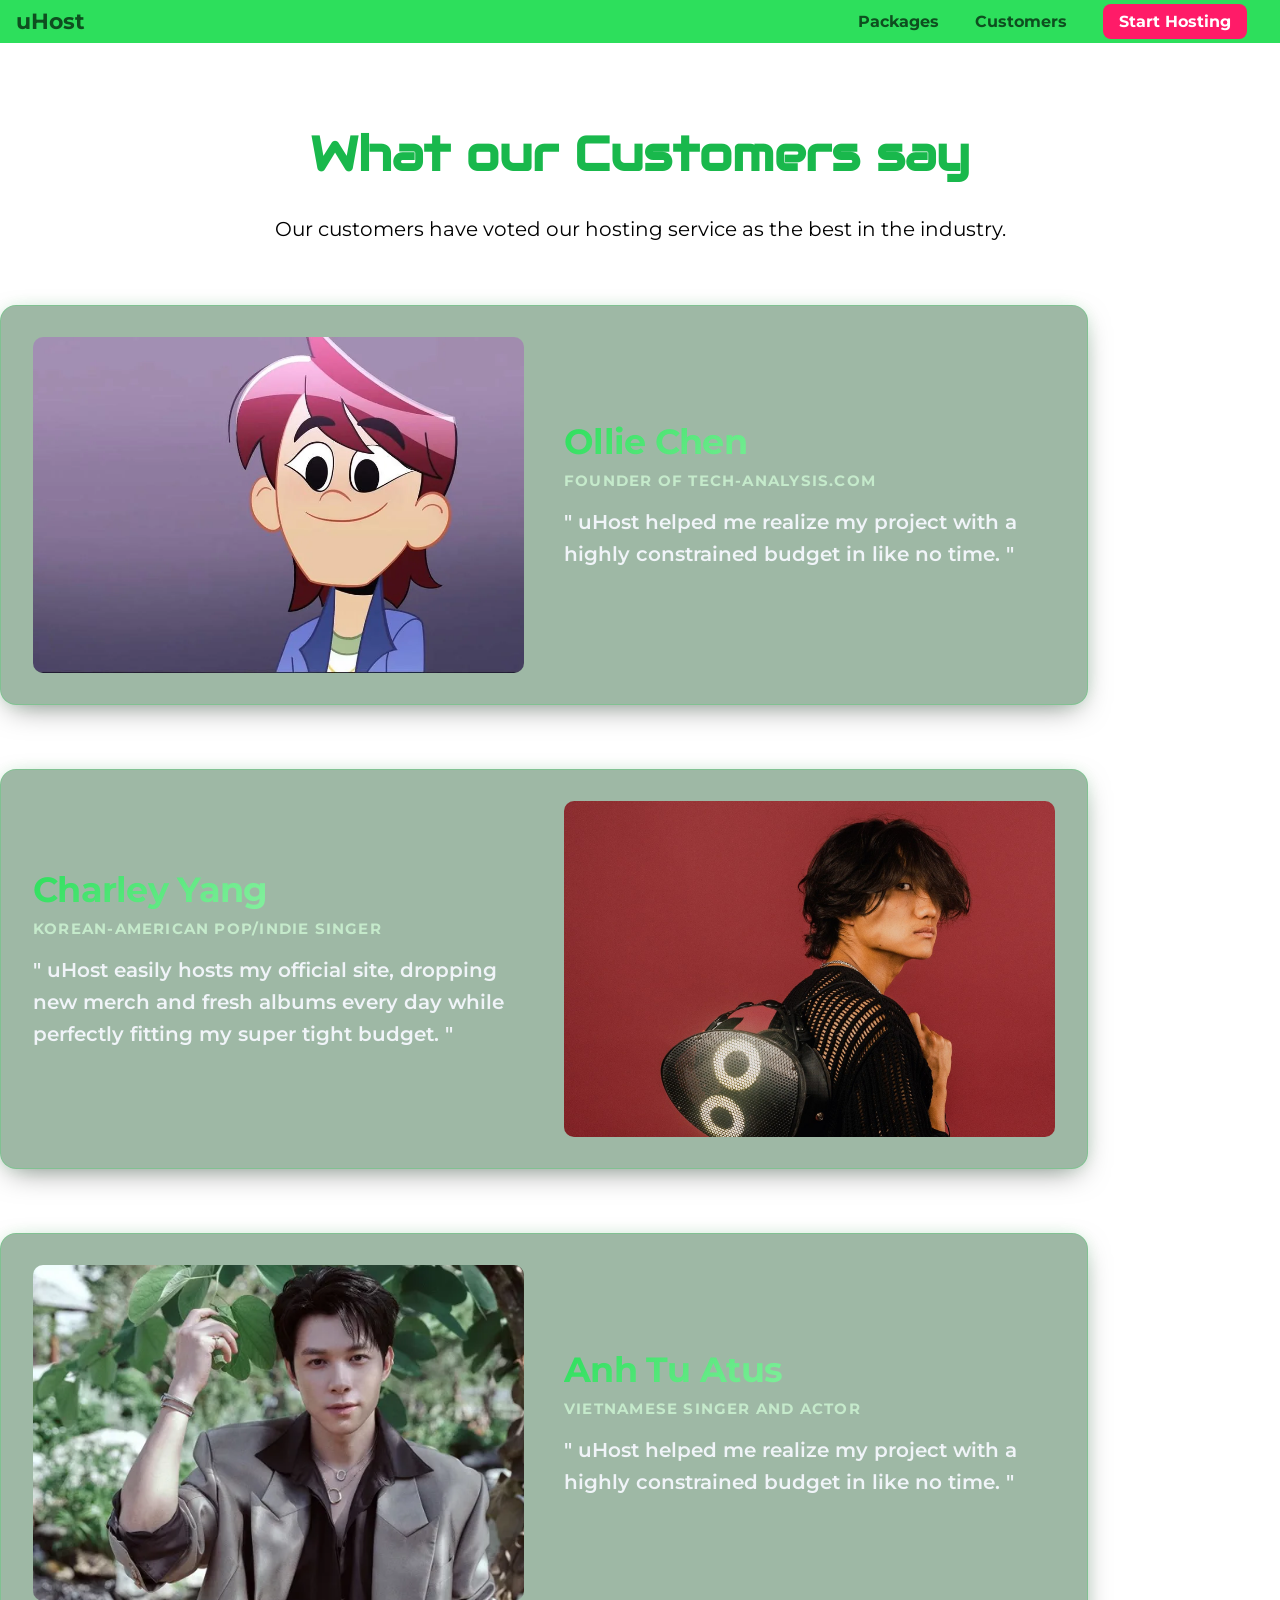
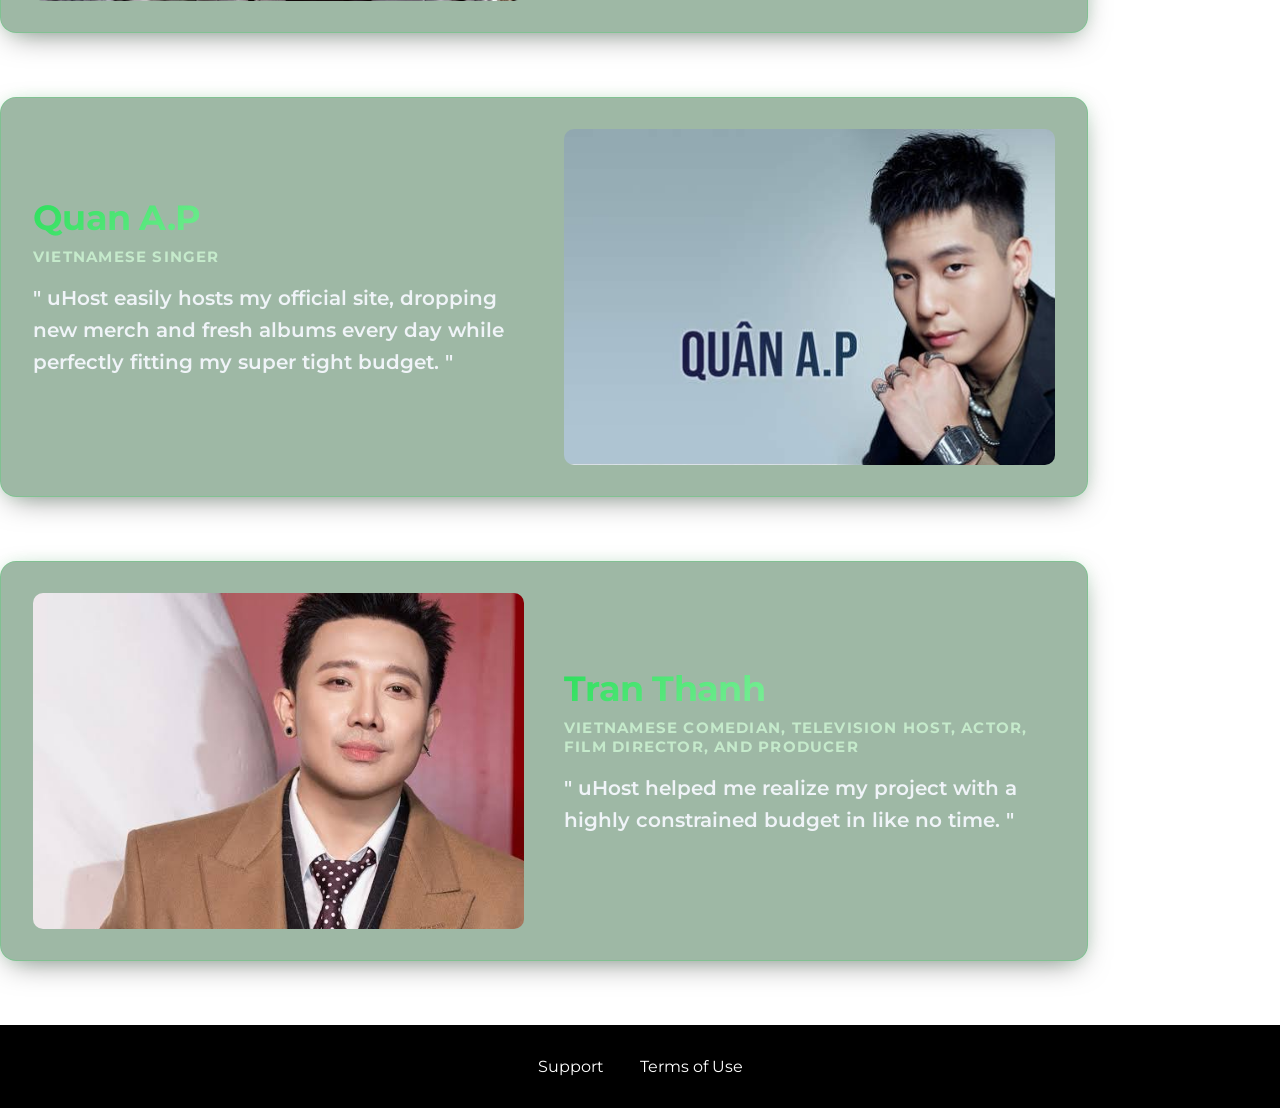
<file: Intro/customers/index.html>
<!DOCTYPE html>
<html lang="en">
<head>
    <meta charset="UTF-8">
    <meta name="viewport" content="width=device-width, initial-scale=1.0">
    <meta http-equiv="X-UA-Compatible" content="ie=edge">
    <title>uHost | Customers</title>
    <link rel="shortcut icon" href="../images/favicon.ico">
    <link href="https://fonts.googleapis.com/css?family=Anton|Montserrat:400,700" rel="stylesheet">
    <link rel="stylesheet" href="../shared.css">
    <link rel="stylesheet" href="customers.css">
</head>

<body>
    <header class="main-header">
        <div>
            <a href="../index.html" class="main-header__brand">uHost</a>
        </div>
        <nav class="main-nav">
            <ul class="main-nav__items">
                <li class="main-nav__item">
                    <a href="../packages/index.html">Packages</a>
                </li>
                <li class="main-nav__item active">
                    <a href="index.html">Customers</a>
                </li>
                <li class="main-nav__item main-nav__item--cta">
                    <a href="../start-hosting/index.html">Start Hosting</a>
                </li>
            </ul>
        </nav>
    </header>
    <main>
        <header class="header">
            <h1 class="header-title">What our Customers say</h1>
            <p class="header-description">Our customers have voted our hosting service as the best in the industry.</p>
        </header>
        <div>
            <div class="testimonial">
                <div class="testimonial__image-container">
                    <img src="../images/customer-1.jpg" alt="Ollie Chen - Customer" class="testimonial__image">
                </div>
                <div class="testimonial__info">
                    <h1 class="testimonial__name">Ollie Chen</h1>
                    <h2 class="testimonial__subtitle">Founder of <a href="https://tech-analysis.com" target="_blank">tech-analysis.com</a></h2>
                    <p class="testimonial__text">" uHost helped me realize my project with a highly constrained budget in like no time. "</p>
                </div>
            </div>
            <div class="testimonial">
                <div class="testimonial__info">
                    <h1 class="testimonial__name">Charley Yang</h1>
                    <h2 class="testimonial__subtitle">Korean-American Pop/Indie Singer</h2>
                    <p class="testimonial__text">" uHost easily hosts my official site, dropping new merch and fresh albums every day while perfectly fitting my super tight budget. "</p>
                </div>
                <div class="testimonial__image-container">
                    <img src="../images/customer-2.jpg" alt="Charley Yang - Customer" class="testimonial__image">
                </div>
            </div>
            <div class="testimonial">
                <div class="testimonial__image-container">
                    <img src="../images/customer-3.jpg" alt="Anh Tu Atus - Customer" class="testimonial__image">
                </div>
                <div class="testimonial__info">
                    <h1 class="testimonial__name">Anh Tu Atus</h1>
                    <h2 class="testimonial__subtitle">Vietnamese Singer and Actor</h2>
                    <p class="testimonial__text">" uHost helped me realize my project with a highly constrained budget in like no time. "</p>
                </div>
            </div>
            <div class="testimonial">
                <div class="testimonial__info">
                    <h1 class="testimonial__name">Quan A.P</h1>
                    <h2 class="testimonial__subtitle">Vietnamese Singer</h2>
                    <p class="testimonial__text">" uHost easily hosts my official site, dropping new merch and fresh albums every day while perfectly fitting my super tight budget. "</p>
                </div>
                <div class="testimonial__image-container">
                    <img src="../images/customer-4.jpg" alt="Quan A.P - Customer" class="testimonial__image">
                </div>
            </div>
            <div class="testimonial">
                <div class="testimonial__image-container">
                    <img src="../images/customer-5.jpg" alt="Tran Thanh - Customer" class="testimonial__image">
                </div>
                <div class="testimonial__info">
                    <h1 class="testimonial__name">Tran Thanh</h1>
                    <h2 class="testimonial__subtitle">Vietnamese Comedian, Television Host, Actor, Film Director, and Producer</h2>
                    <p class="testimonial__text">" uHost helped me realize my project with a highly constrained budget in like no time. "</p>
                </div>
            </div>
        </div>
    </main>
    <footer class="main-footer">
        <nav>
            <ul class="main-footer__links">
                <li class="main-footer__link">
                    <a href="#">Support</a>
                </li>
                <li class="main-footer__link">
                    <a href="#">Terms of Use</a>
                </li>
            </ul>
        </nav>
    </footer>
    <script src="../shared.js"></script>
</body>

</html>
</file>
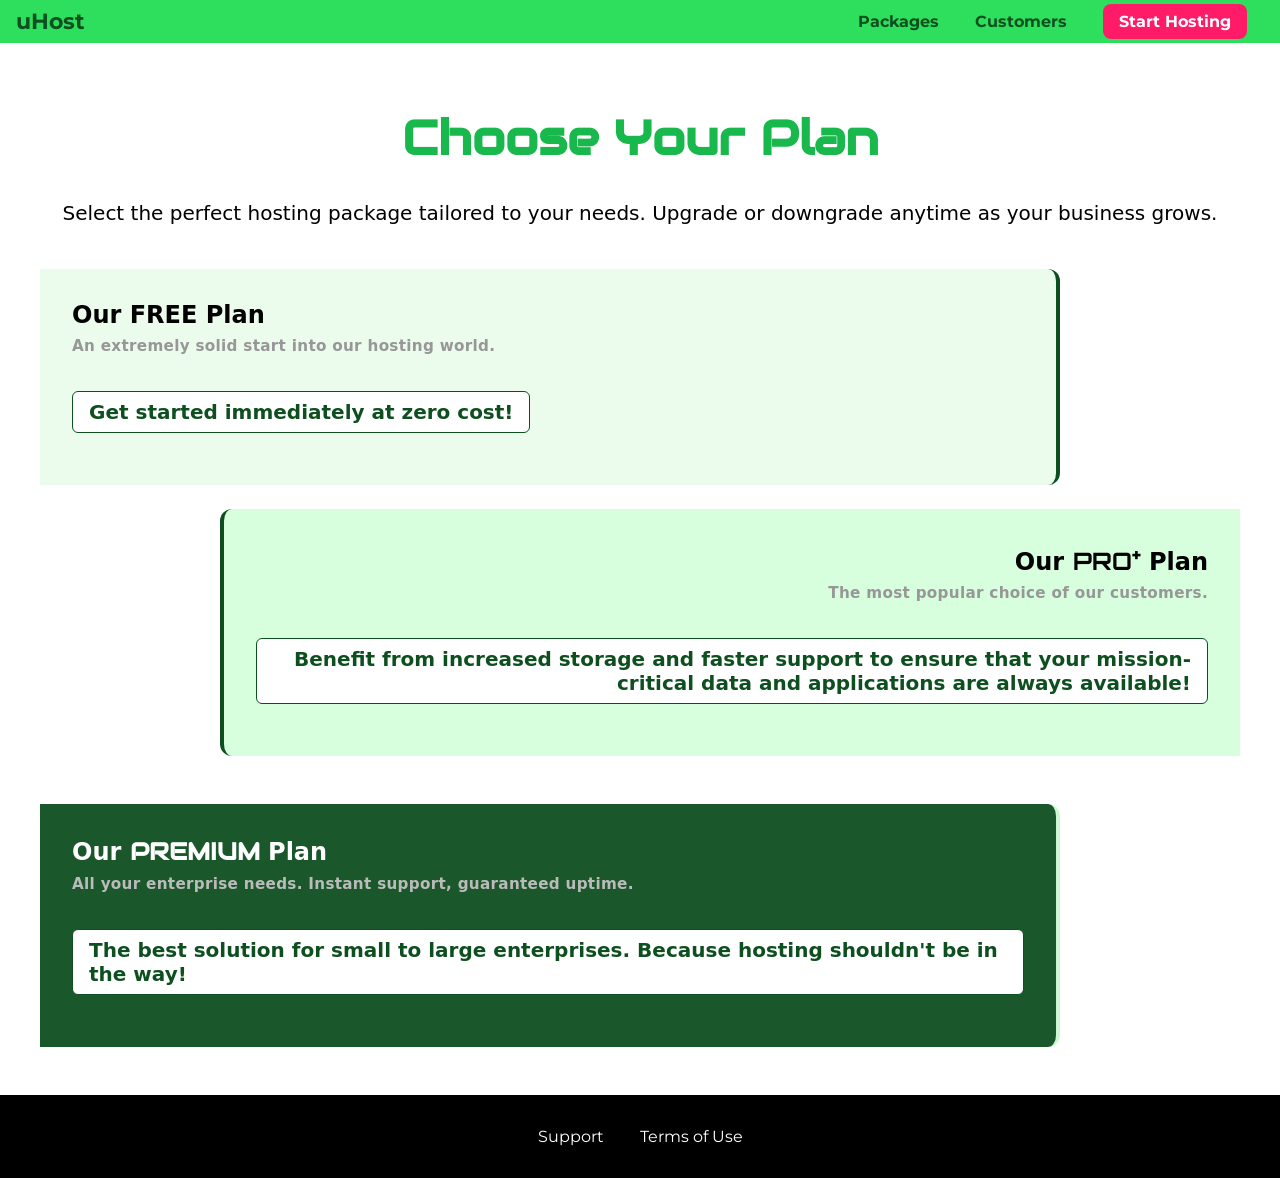
<file: Intro/packages/index.html>
<!DOCTYPE html>
<html lang="en">
<head>
    <meta charset="UTF-8">
    <meta http-equiv="X-UA-Compatible" content="ie=edge">
    <title>uHost | Packages</title>
    <link rel="shortcut icon" href="../images/favicon.ico">
    <link rel="preconnect" href="https://fonts.googleapis.com">
    <link rel="preconnect" href="https://fonts.gstatic.com" crossorigin>
    <link href="https://fonts.googleapis.com/css2?family=Audiowide&family=Montserrat:ital,wght@0,100..900;1,100..900&family=Orbitron:wght@400..900&display=swap" rel="stylesheet">
    <link rel="stylesheet" href="../shared.css">
    <link rel="stylesheet" href="packages.css">
</head>
<body>
    <header class="main-header">
        <div>
            <a href="../index.html" class="main-header__brand">uHost</a>
        </div>
        <nav class="main-nav">
            <ul class="main-nav__items">
                <li class="main-nav__item">
                    <a href="./index.html">Packages</a>
                </li>
                <li class="main-nav__item">
                    <a href="../customers/index.html">Customers</a>
                </li>
                <li class="main-nav__item main-nav__item--cta">
                    <a href="../start-hosting/index.html">Start Hosting</a>
                </li>
            </ul>
        </nav>
    </header>
    <main>
    <header class="header">
        <h1 class="header-title">Choose Your Plan</h1>
        <p class="header-description">Select the perfect hosting package tailored to your needs. Upgrade or downgrade anytime as your business grows.</p>
    </header>

    <section class="package" id="free">
        <a href="#">
            <h1 class="package__title">Our FREE Plan</h1>
            <h2 class="package__subtitle">An extremely solid start into our hosting world.</h2>
            <p class="package__info">Get started immediately at zero cost!</p>
        </a>
    </section>

    <section class="package" id="plus">
        <a href="#">
            <h1 class="package__title">Our <span class="f-orbitron">PRO<sup>+</sup></span> Plan</h1>
            <h2 class="package__subtitle">The most popular choice of our customers.</h2>
            <p class="package__info">Benefit from increased storage and faster support to ensure that your mission-critical data and applications are always available!</p>
        </a>
    </section>

    <div class="clearfix"></div>

    <section class="package" id="premium">
        <a href="#">
            <h1 class="package__title">Our <span class="f-audiowide">PREMIUM</span> Plan</h1>
            <h2 class="package__subtitle">All your enterprise needs. Instant support, guaranteed uptime.</h2>
            <p class="package__info">The best solution for small to large enterprises. Because hosting shouldn't be in the way!</p>
        </a>
    </section>
</main>
    <footer class="main-footer">
        <nav>
            <ul class="main-footer__links">
                <li class="main-footer__link">
                    <a href="#">Support</a>
                </li>
                <li class="main-footer__link">
                    <a href="#">Terms of Use</a>
                </li>
            </ul>
        </nav>
    </footer>
</body>
</html>
</file>
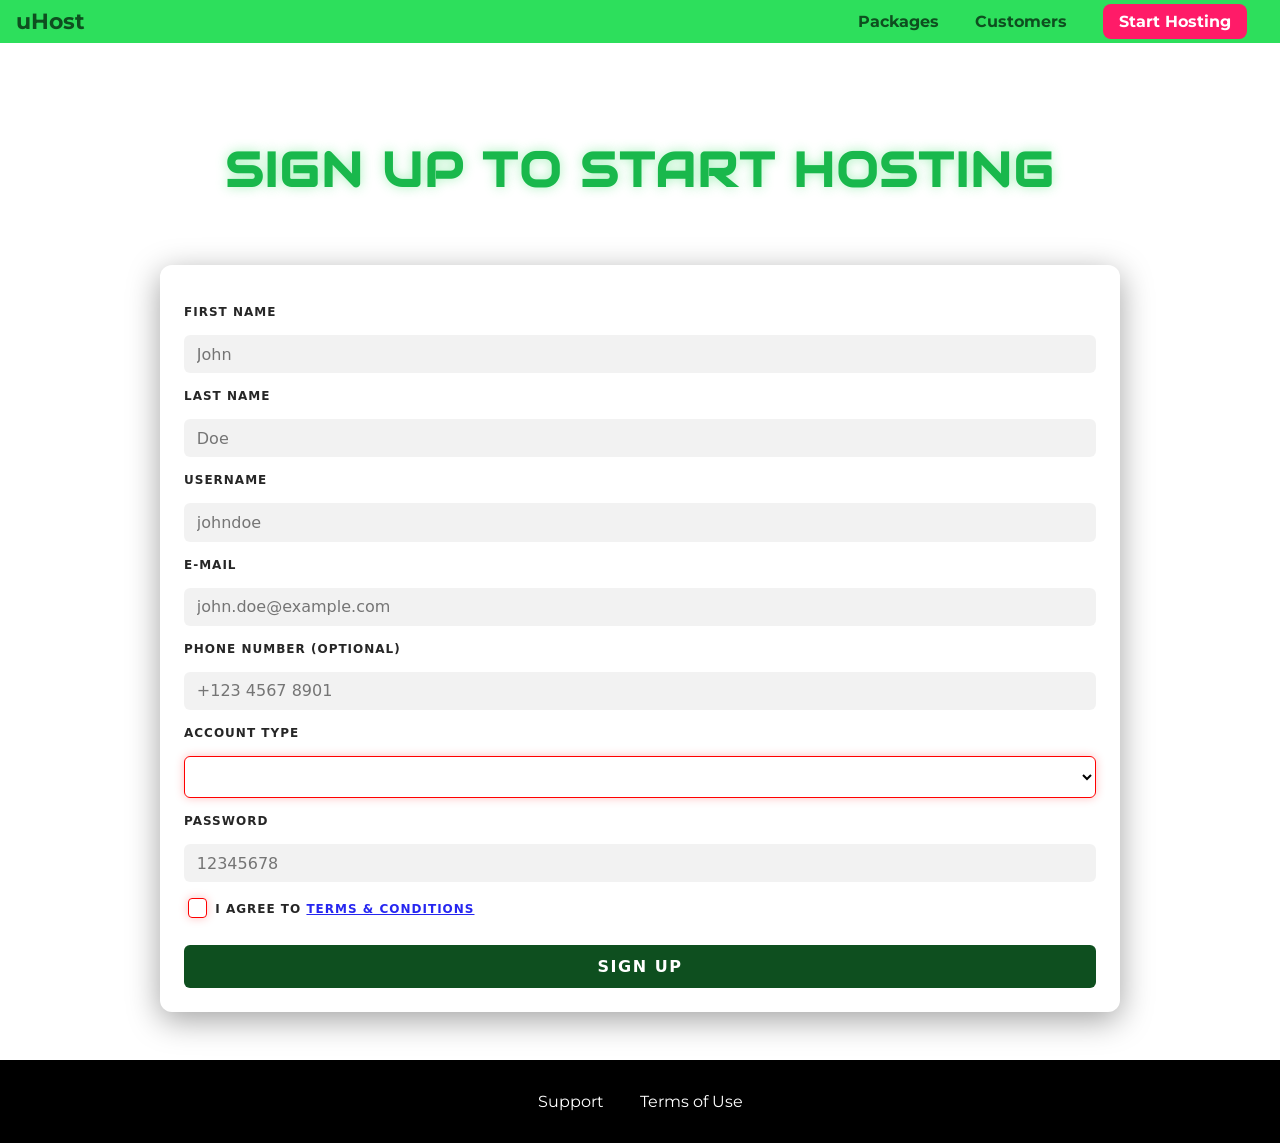
<file: Intro/start-hosting/index.html>
<!DOCTYPE html>
<html lang="en">

<head>
    <meta charset="UTF-8">
    <meta name="viewport" content="width=device-width, initial-scale=1.0">
    <meta http-equiv="X-UA-Compatible" content="ie=edge">
    <title>uHost | Start Hosting</title>
    <link rel="shortcut icon" href="../images/favicon.ico">
    <link href="https://fonts.googleapis.com/css?family=Anton|Montserrat:400,700" rel="stylesheet">
    <link rel="stylesheet" href="../shared.css">
    <link rel="stylesheet" href="start-hosting.css">
</head>

<body>
    <div class="backdrop"></div>
    <header class="main-header">
        <div>
            <a href="../index.html" class="main-header__brand">uHost</a>
        </div>
        <nav class="main-nav">
            <ul class="main-nav__items">
                <li class="main-nav__item">
                    <a href="../packages/index.html">Packages</a>
                </li>
                <li class="main-nav__item">
                    <a href="../customers/index.html">Customers</a>
                </li>
                <li class="main-nav__item main-nav__item--cta">
                    <a href="index.html">Start Hosting</a>
                </li>
            </ul>
        </nav>
    </header>
    
    <main class="signup-page">
    <h1 class="signup-title f-audiowide">Sign Up to Start Hosting</h1>
    <form action="index.html" class="signup-form">
        <label for="first-name">First name</label>
        <input type="text" id="first-name" placeholder="John" required>
        <label for="last-name">Last name</label>
        <input type="text" id="last-name" placeholder="Doe" required>
        <label for="username">Username</label>
        <input type="text" id="username" placeholder="johndoe" minlength="3" pattern="^[a-zA-Z0-9_]+$" required>
        <label for="email">E-Mail</label>
        <input type="email" id="email" placeholder="john.doe@example.com" required>
        <label for="phone">Phone Number (Optional)</label>
        <input type="tel" id="phone" placeholder="+123 4567 8901">
        <label for="role">Account Type</label>
        <select id="role" required>
            <option value="" disabled selected hidden></option>
            <option value="web-developer">Web Developer</option>
            <option value="web-designer">Web Designer</option>
            <option value="graphic-designer">Graphic Designer</option>
            <option value="photographer">Photographer</option>
            <option value="videographer">Videographer</option>
            <option value="interior-designer">Interior Designer</option>
            <option value="software-engineer">Software Engineer</option>
            <option value="freelance-writer">Freelance Writer</option>
            <option value="technical-writer">Technical Writer</option>
            <option value="data-analyst">Data Analyst</option>
            <option value="digital-marketer">Digital Marketer</option>
            <option value="consultant">Consultant</option>
            <option value="ecommerce-store-owner">E-commerce Store Owner</option>
            <option value="freelance-translator">Freelance Translator</option>
            <option value="lawyer">Lawyer</option>
            <option value="accountant">Accountant</option>
            <option value="online-tutor">Online Tutor</option>
            <option value="real-estate-agent">Real Estate Agent</option>
            <option value="virtual-assistant">Virtual Assistant</option>
            <option value="social-media-manager">Social Media Manager</option>
            <option value="other">Other</option>
        </select>
        <label for="password">Password</label>
        <input type="password" id="password" placeholder="12345678" minlength="8" required>
        <div class="checkbox-group">
            <input type="checkbox" id="agree-terms" required>
            <label for="agree-terms">I agree to <a href="#">Terms & Conditions</a></label>
        </div>
        <button type="submit" class="button">Sign Up</button>
    </form>
</main>
    <footer class="main-footer">
        <nav>
            <ul class="main-footer__links">
                <li class="main-footer__link">
                    <a href="#">Support</a>
                </li>
                <li class="main-footer__link">
                    <a href="#">Terms of Use</a>
                </li>
            </ul>
        </nav>
    </footer>
    <script src="../shared.js"></script>
</body>
</html>
</file>
<file: Intro/shared.css>
@import url('https://fonts.googleapis.com/css2?family=Audiowide&family=Montserrat:ital,wght@0,100..900;1,100..900&family=Orbitron:wght@400..900&display=swap');

* {
    box-sizing: border-box;
}

body {
    font-family: 'Montserrat', sans-serif;
    margin: 0;
}

.f-orbitron {
    font-family: 'Orbitron', sans-serif;
}

.f-audiowide {
    font-family: 'Audiowide', sans-serif;
}

.header {
    background-color:#fff;
    text-align: center;
}

.header-title {
    color: #19b84c;
    font-family: 'Audiowide', sans-serif;
    font-size: 48px;
}

.header-description {
    font-size: 20px;
    margin: 20px;
}


.main-header {
    width: 100%;
    background: #2ddf5c;
    padding: 8px 16px;
    position: sticky;
    top: 0;
    z-index: 1000;
}

.main-header > div {
    display: inline-block;
    vertical-align: middle;
}

.main-header__brand {
    color: #0e4f1f;
    text-decoration: none;
    font-weight: bold;
    font-size: 22px;
}

.main-nav {
    display: inline-block;
    text-align: right;
    width: calc(100% - 74px);
    vertical-align: middle;
}

.main-nav__items {
    margin: 0;
    padding: 0;
    list-style: none;
}

.main-nav__item {
    display: inline-block;
    margin: 0 16px;
}

.main-nav__item a {
    text-decoration: none;
    color: #0e4f1f;
    font-weight: bold;
    padding: 3px 0;
    transition: all 0.5s ease;
}

.main-nav__item a:hover,
.main-nav__item a:active {
    color: #fff;
    border-bottom: 2px solid #fff;
}

.main-nav__item--cta a {
    color: #fff;
    background: #ff1b68;
    padding: 8px 16px;
    border-radius: 8px;
}

.main-nav__item--cta a:hover,
.main-nav__item--cta a:active {
    color: #ff1b68;
    background: #fff;
    border: none;
}

.main-footer {
    background: black;
    padding: 32px;
    margin-top: 48px;
}

.main-footer__links {
    list-style: none;
    margin: 0;
    padding: 0;
    text-align: center;
}

.main-footer__link {
    display: inline-block;
    margin: 0 16px;
}

.main-footer__link a {
    color: #fff;
    text-decoration: none;
}

.main-footer__link a:hover,
.main-footer__link a:active {
    color: #ccc;
}

.button {
    background: #0e4f1f;
    color: #fff;
    font: inherit;
    border: none;
    padding: 8px;
    border-radius: 8px;
    font-weight: bold;
    text-decoration: none;
    cursor: pointer;
    transition: all 0.5s ease;
}

.button:hover,
.button:active {
    background: #fff;
    color: #0e4f1f;
}

.button:focus {
    outline: none;
}
</file>
<file: Intro/customers/customers.css>
:root {
  --bg-glass: rgba(14, 79, 31, 0.4);
  --border-glow: rgba(45, 223, 92, 0.25);
  --accent-main: #2ddf5c;
  --accent-dark: #0e4f1f;
  --accent-light: #d5ffdc;
  --text-main: #f0f4f8;
  --text-muted: rgba(213, 255, 220, 0.7);
  --radius-card: 16px;
}

.header {
  margin-block-start: 5rem;
  margin-bottom: 4rem;
}

.testimonial__list {
  width: min(90%, 1100px);
  margin-inline: auto;
  display: flex;
  flex-direction: column;
  gap: 3rem;
}

.testimonial {
  display: flex;
  align-items: center;
  justify-self: center;
  gap: 2.5rem;
  padding: 2rem;
  overflow: hidden;
  width: 85%;
  height: 25rem;
  margin-bottom: 4rem;
  background: var(--bg-glass);
  backdrop-filter: blur(12px);
  -webkit-backdrop-filter: blur(12px);
  border: 1px solid var(--border-glow);
  border-radius: var(--radius-card);
  box-shadow: 0 10px 30px -10px rgba(0, 0, 0, 0.5), 0 0 20px -5px rgba(45, 223, 92, 0.2);
  transition: transform 0.5s cubic-bezier(0.16, 1, 0.3, 1),  box-shadow 0.3s ease,  border-color 0.3s ease;
}

.testimonial:hover {
  transform: translateY(-4px);
  border-color: rgba(45, 223, 92, 0.6);
  box-shadow: 0 20px 40px -15px rgba(0, 0, 0, 0.7), 0 0 30px rgba(45, 223, 92, 0.35);
}

.testimonial__image-container {
  flex: 1 1 50%;
  max-width: 580px;
  border-radius: calc(var(--radius-card) - 6px);
  overflow: hidden;
}

.testimonial__image {
  width: 37rem;
  height: 21rem;
  object-fit: cover;
  display: block;
  transition: transform 0.5s cubic-bezier(0.16, 1, 0.3, 1);
}

.testimonial:hover .testimonial__image {
  transform: scale(1.15);
}

.testimonial__info {
  flex: 1 1 50%;
  display: flex;
  flex-direction: column;
  gap: 0.5rem;
}

.testimonial__name {
  margin: 0;
  font-size: clamp(1.6rem, 3vw, 2.2rem);
  font-weight: 700;
  letter-spacing: -0.02em;
  background: linear-gradient(135deg, var(--accent-main) 0%, var(--accent-light) 100%);
  -webkit-background-clip: text;
  -webkit-text-fill-color: transparent;
}

.testimonial__subtitle {
  margin: 0;
  font-size: 0.95rem;
  color: var(--text-muted);
  text-transform: uppercase;
  letter-spacing: 0.08em;
}

.testimonial__subtitle a {
  color: inherit;
  text-decoration: none;
  transition: color 0.5s ease;
}

.testimonial__subtitle a:hover {
  color: var(--accent-main);
}

.testimonial__text {
  margin-top: 0.5rem;
  color: var(--text-main);
  font-size: 1.25rem;
  font-weight: 600;
  line-height: 1.6;
}
</file>
<file: Intro/packages/packages.css>
main {
    padding-top: 2rem;
    max-width: 1200px;
    margin: 0 auto;
    font-family: system-ui, -apple-system, BlinkMacSystemFont, 'Segoe UI', Roboto, sans-serif;
    display: flex;
    flex-direction: column;
    gap: 1.5rem;
}

.package {
    width: 85%;
    margin: 0;
    border-right: 4px solid #0e4f1f;
    border-radius: 0 12px 12px 0;
    transition: transform 0.25s ease, box-shadow 0.25s ease, border-color 0.25s ease;
    overflow: hidden;
}

.package:hover,
.package:active {
    transform: translateY(-3px);
    box-shadow: 0 8px 20px rgba(0, 0, 0, 0.30);
    border-right-color: #ff5454;
}

.package a {
    text-decoration: none;
    color: inherit;
    display: block;
    padding: 2rem;
}

.package__title {
    margin: 0 0 0.5rem 0;
    font-weight: 700;
}

.package__subtitle {
    color: #979797;
    margin: 0 0 1rem 0;
    font-size: 0.95rem;
    letter-spacing: 0.02em;
}

.package__info {
    display: inline-block;
    padding: 0.5rem 1rem;
    border: 1px solid #0e4f1f;
    border-radius: 6px;
    font-size: 1.25rem;
    font-weight: 600;
    color: #0e4f1f;
    background: #ffffff;
}

#plus {
    background: rgba(213, 255, 220, 0.95);
    align-self: flex-end;
    border-right: none;
    border-left: 4px solid #0e4f1f;
    border-radius: 12px 0 0 12px;
    text-align: right;
}

#plus:hover,
#plus:active {
    border-left-color: #ff5454;
}

#free {
    background: rgba(234, 252, 237, 0.95);
    align-self: flex-start;
    border-left: none;
    border-right: 4px solid #0e4f1f;
    border-radius: 0 12px 12px 0;
    text-align: left;
}

#free:hover,
#free:active {
    border-right-color: #ff5454;
}

#premium {
    background: rgba(14, 79, 31, 0.95);
    align-self: flex-start;
    border-left: none;
    border-right: 4px solid rgba(213, 255, 220, 0.95);
}

#premium:hover,
#premium:active {
    border-right-color: #ff5454;
}

#premium .package__title {
    color: #ffffff;
}

#premium .package__subtitle {
    color: #bbb;
}
</file>
<file: Intro/start-hosting/start-hosting.css>
main {
    padding-top: 1rem;
    font-family: system-ui, -apple-system, BlinkMacSystemFont, 'Segoe UI', Roboto, sans-serif;
}

.signup-title {
    text-align: center;
    font-size: 48px;
    color: #19b84c;
    text-transform: uppercase;
    letter-spacing: 2px;
    margin-block-start: 5rem;
    margin-bottom: 4rem;
    text-shadow: 0 0 12px rgba(45, 223, 92, 0.4);
}

.signup-form {
    padding: 1.5rem;
    background: rgba(255, 255, 255, 0.03);
    backdrop-filter: blur(10px);
    border-radius: 12px;
    box-shadow: 0 8px 32px 0 rgba(0, 0, 0, 0.37);
    border: none;
    margin: 0 1.5rem;
    width: auto;
}

.signup-form label {
    font-weight: 600;
    text-transform: uppercase;
    font-size: 0.75rem;
    letter-spacing: 1px;
    opacity: 0.85;
}

.signup-form label,
.signup-form input,
.signup-form select {
    display: block;
    margin-top: 1rem;
    width: 100%;
    box-sizing: border-box;
}

.signup-form input[id*="terms"],
.signup-form input[id*="terms"] + label {
    display: inline-block;
    width: auto;
    vertical-align: middle;
    cursor: pointer;
}

.signup-form input:not([type="checkbox"]),
.signup-form select {
    border: none;
    padding: 0.6rem 0.8rem;
    font: inherit;
    border-radius: 6px;
    background: rgba(0, 0, 0, 0.05);
    transition: all 0.25s cubic-bezier(0.4, 0, 0.2, 1);
}

.signup-form input:focus,
.signup-form select:focus {
    outline: none;
    background: #d8f3df;
    border: 1px solid #2ddf5c;
    box-shadow: 0 0 15px rgba(45, 223, 92, 0.35);
}

.signup-form input[type="checkbox"] {
    border: none;
    background: rgba(0, 0, 0, 0.1);
    width: 1.2rem;
    height: 1.2rem;
    border-radius: 4px;
    -webkit-appearance: none;
    -moz-appearance: none;
    appearance: none;
    cursor: pointer;
    transition: all 0.2s ease;
    position: relative;
}

.signup-form input[type="checkbox"]:checked {
    background: #2ddf5c;
    border: 1px solid #0e4f1f;
    box-shadow: 0 0 10px rgba(45, 223, 92, 0.4);
}

.signup-form input[type="checkbox"]:checked::after {
    content: '';
    position: absolute;
    top: 2px;
    left: 6px;
    width: 4px;
    height: 8px;
    border: solid #0e4f1f;
    border-width: 0 2px 2px 0;
    transform: rotate(45deg);
}

.signup-form input.invalid,
.signup-form select.invalid,
.signup-form input:not(:placeholder-shown):invalid,
.signup-form select:not(:placeholder-shown):invalid,
.signup-form input:user-invalid,
.signup-form select:user-invalid {
    border: 1px solid #f00 !important;
    background: transparent !important;
    box-shadow: 0 0 10px rgba(255, 0, 0, 0.25);
}

.signup-form button[type="submit"],
.button {
    display: block;
    margin-top: 1.5rem;
    width: 100%;
    padding: 0.75rem 1rem;
    border: none;
    border-radius: 6px;
    font-weight: bold;
    text-transform: uppercase;
    letter-spacing: 1.5px;
    cursor: pointer;
    transition: all 0.3s ease;
}

.button:hover {
    color: #0e4f1f;
    background: #2ddf5c;
    box-shadow: 0 0 20px rgba(45, 223, 92, 0.5);
    transform: translateY(-1px);
}

@media (min-width: 48rem) {
    .signup-form {
        margin: 0 5rem;
    }
}

@media (min-width: 80rem) {
    .signup-form {
        margin: 0 10rem;
    }
}
</file>
